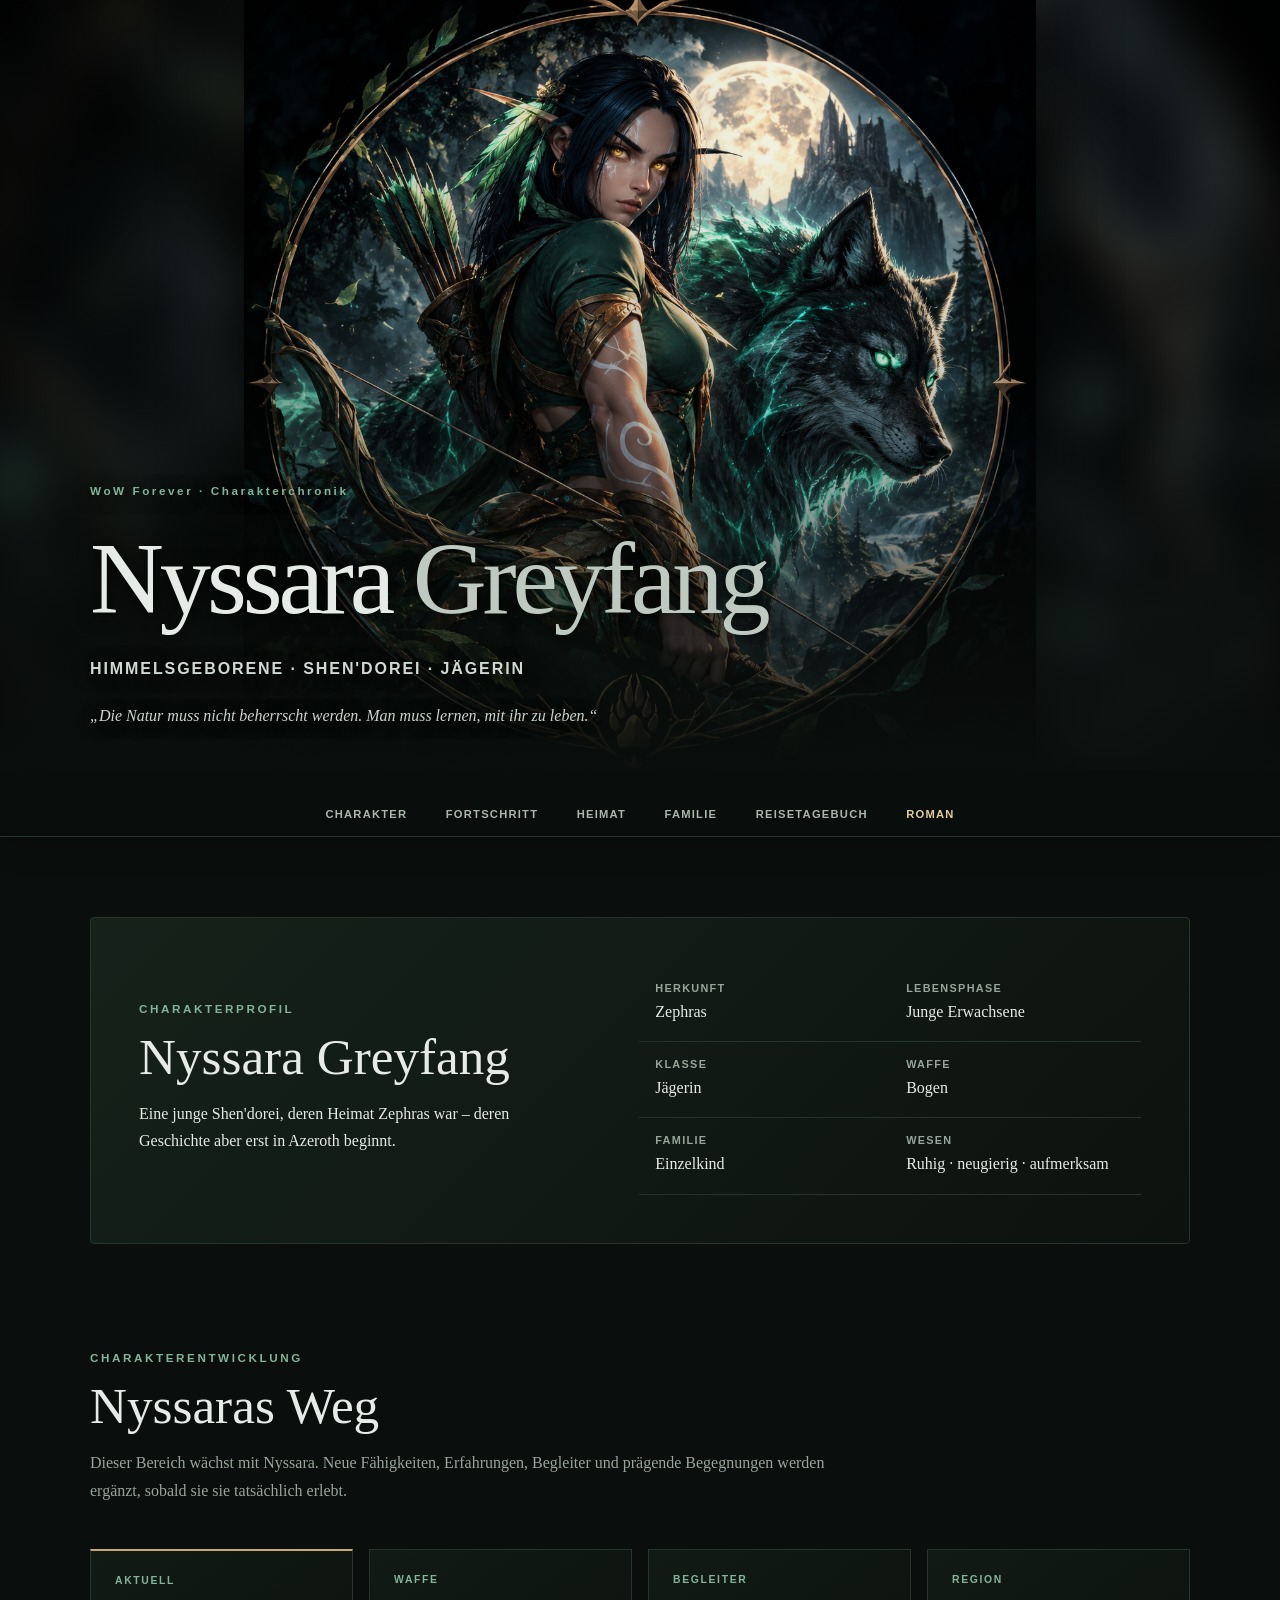
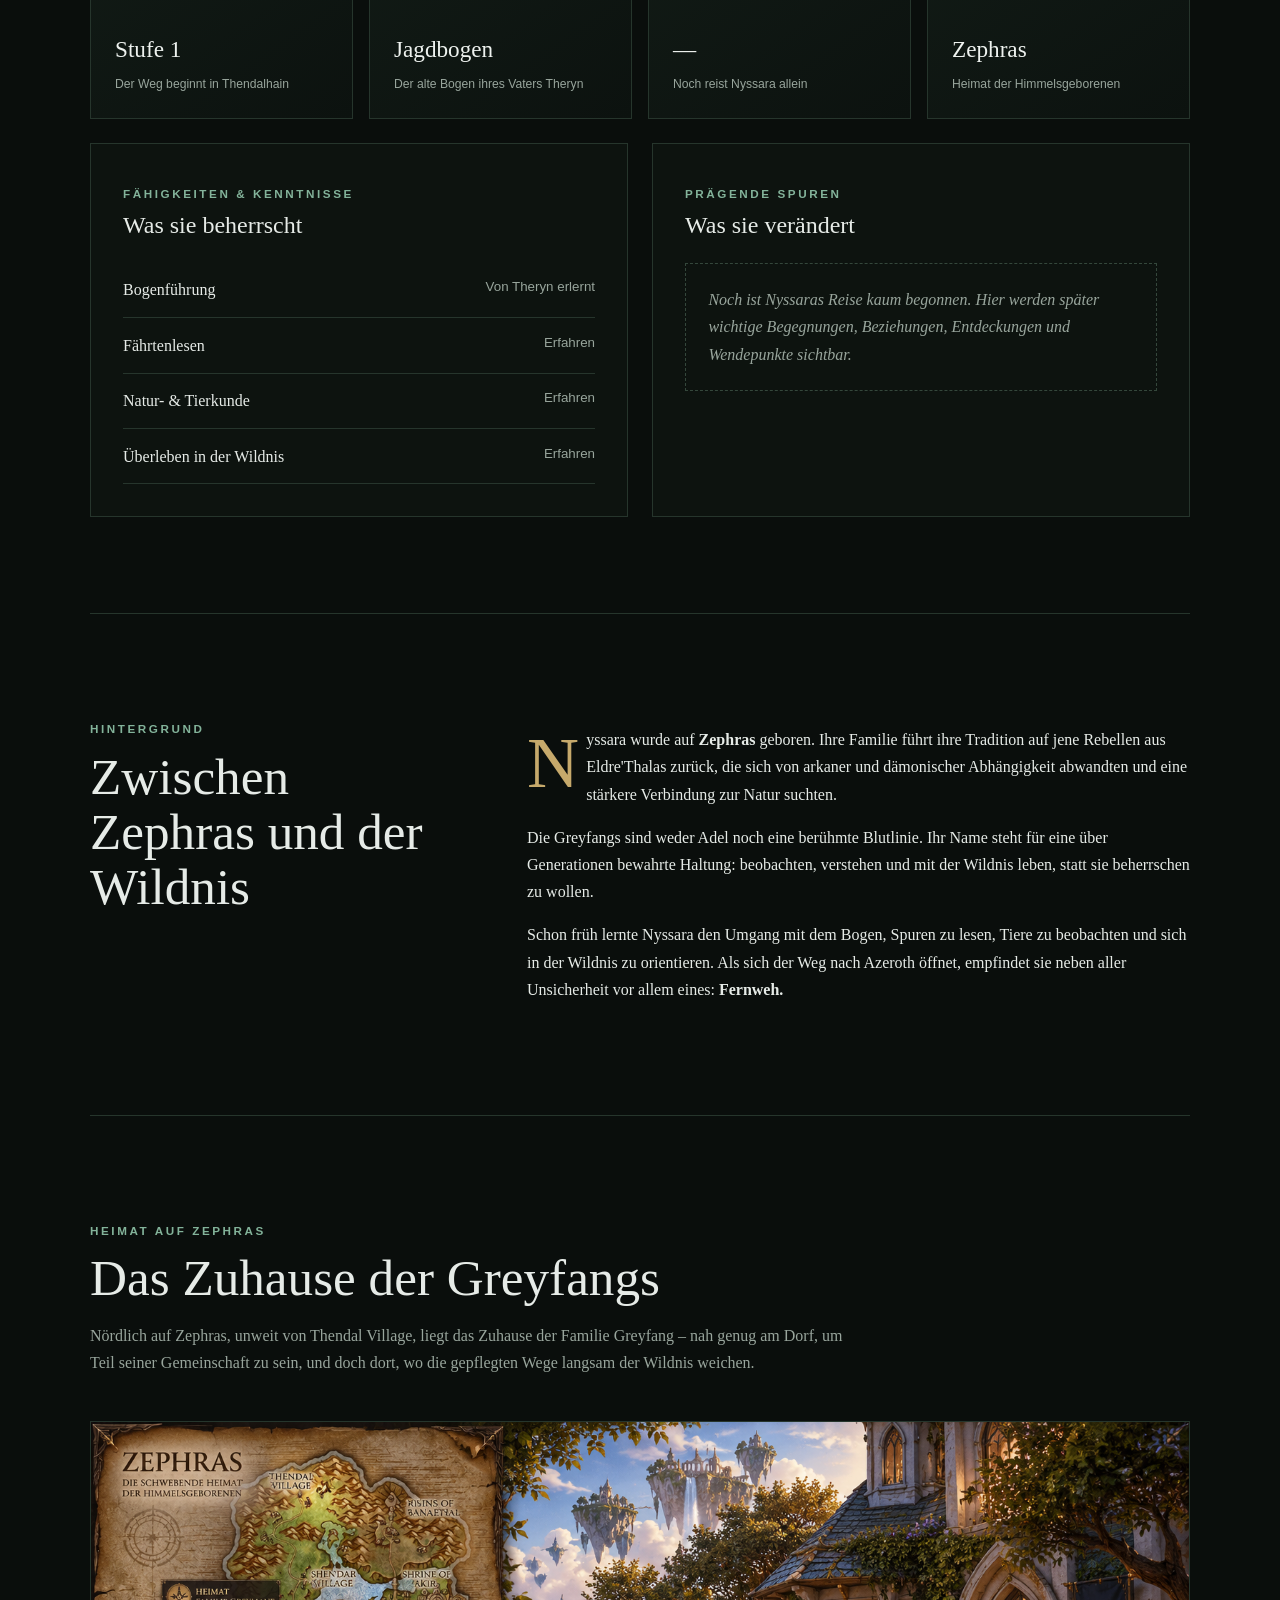
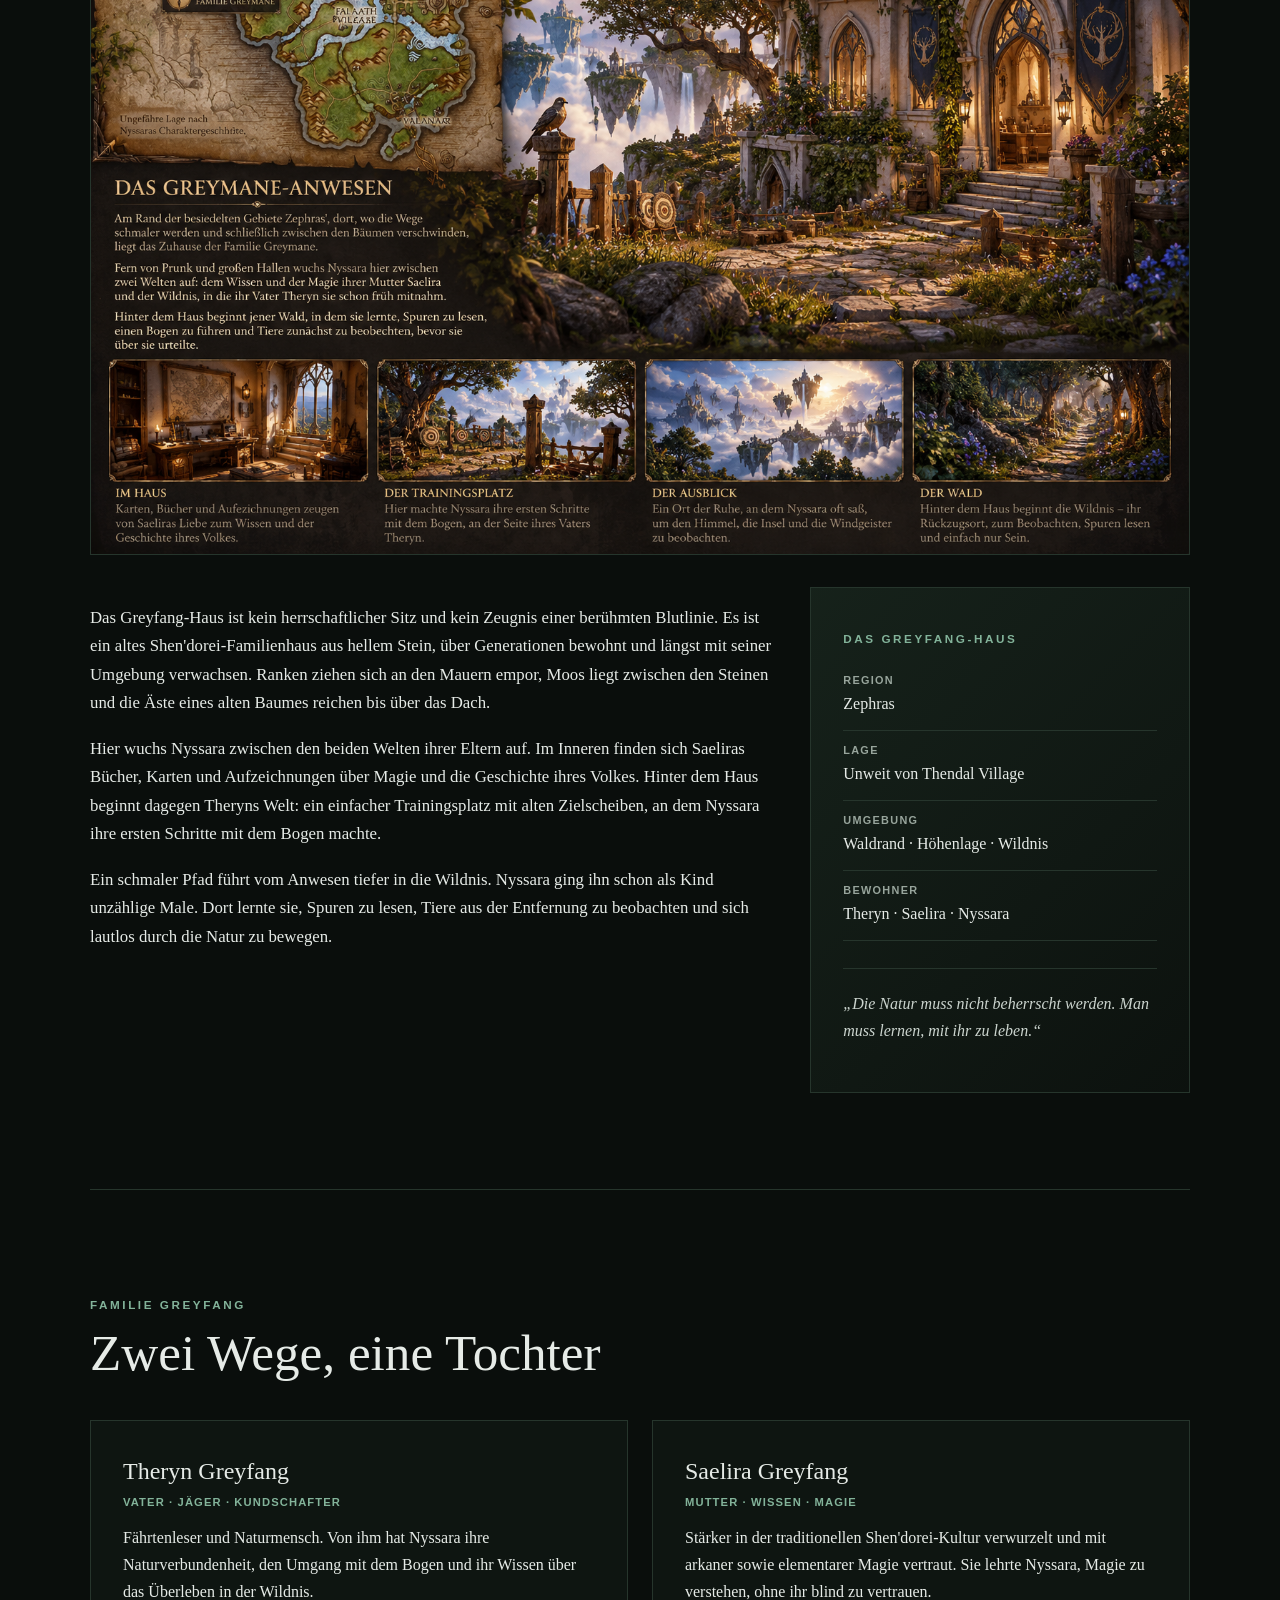
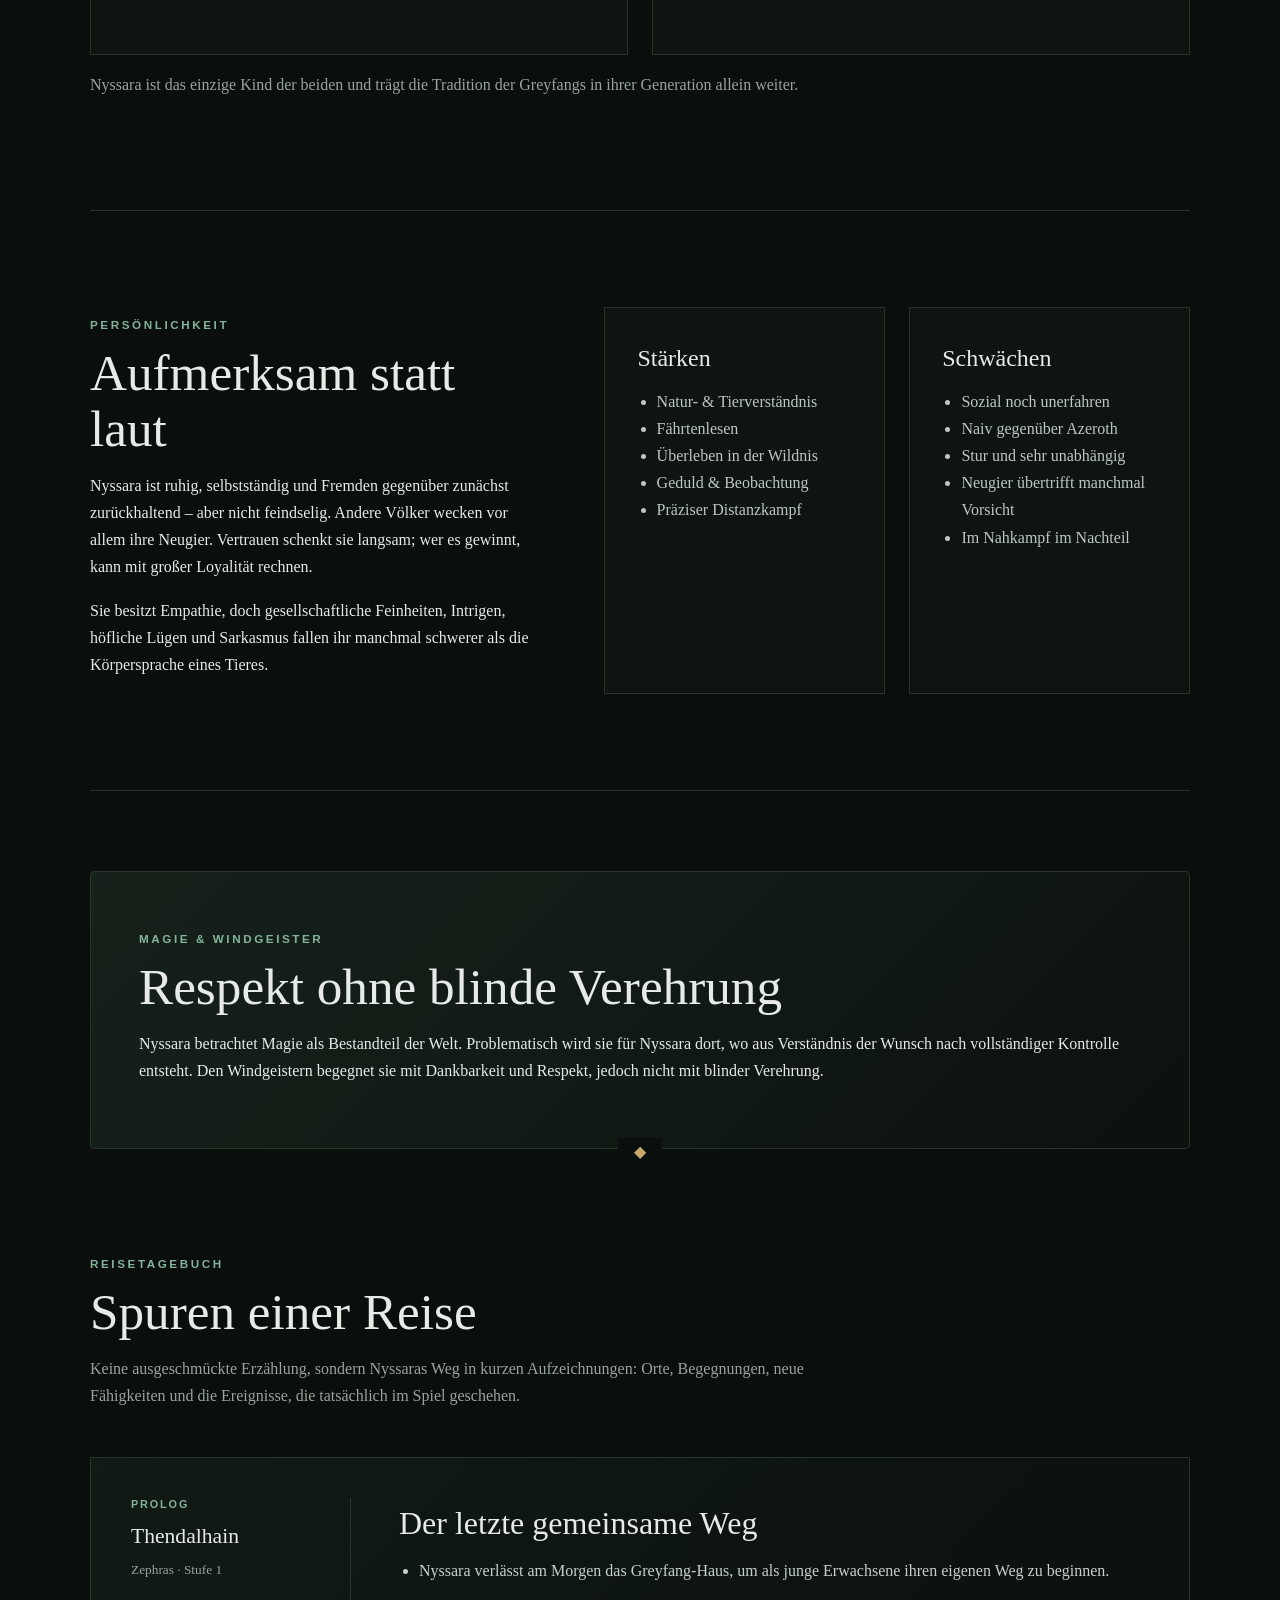
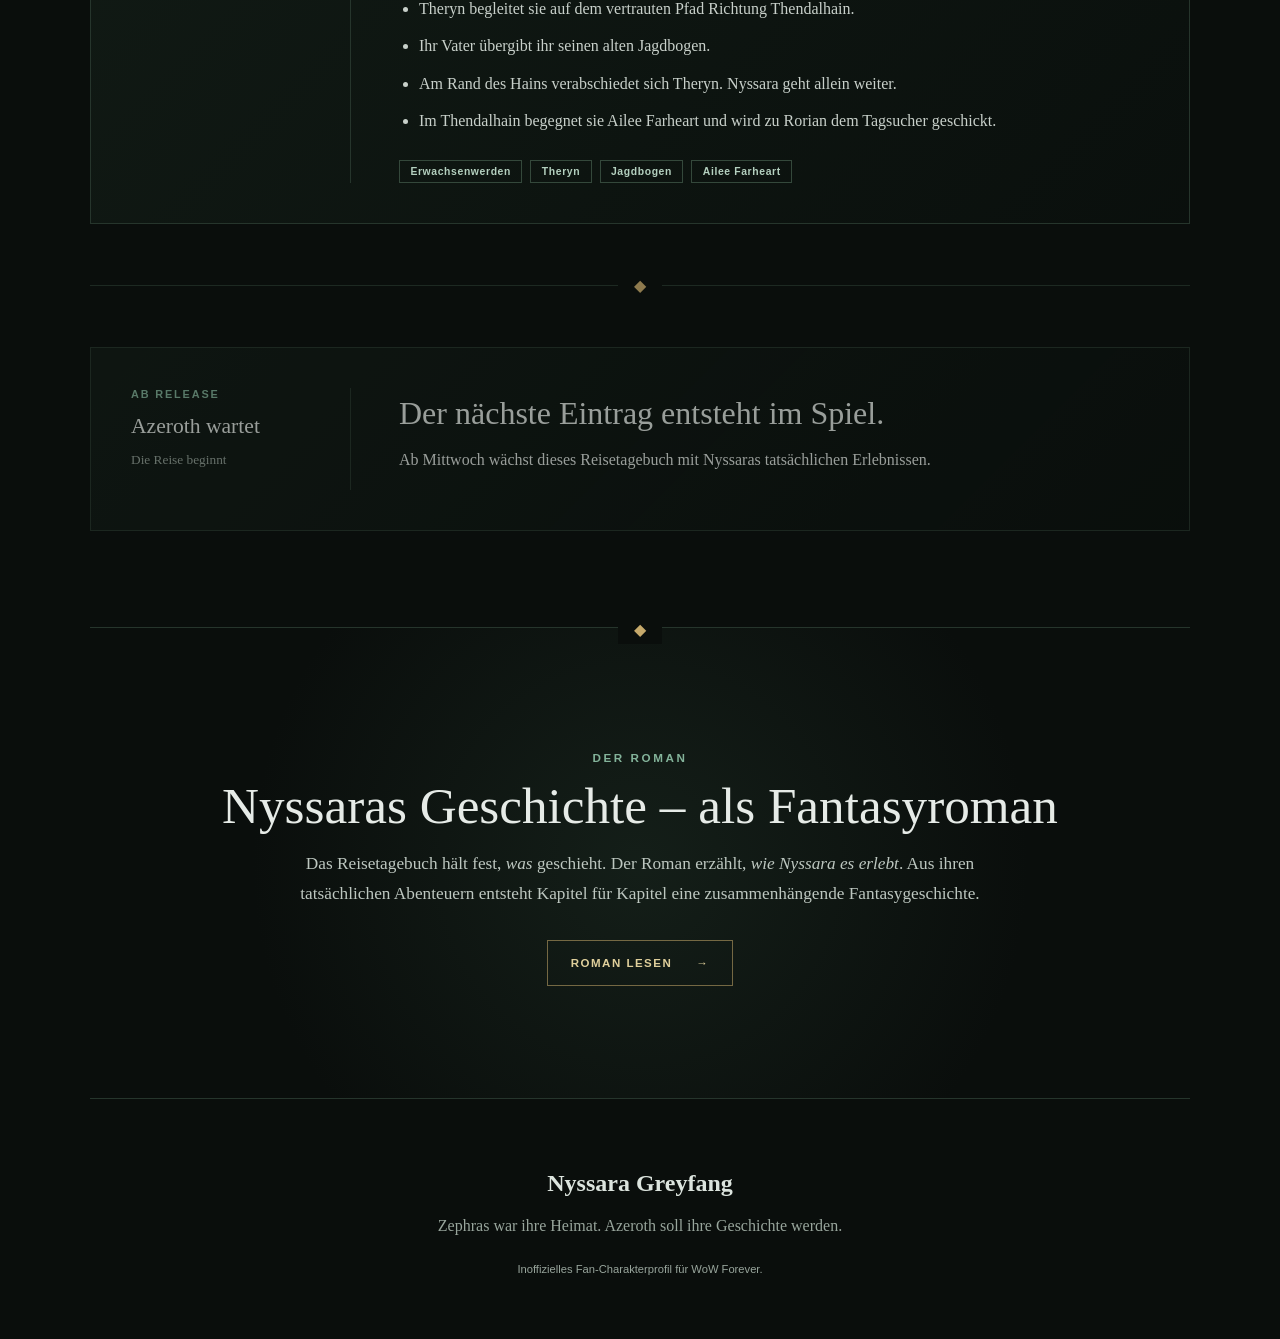
<file: index.html>
<!doctype html>
<html lang="de">
<head>
<meta charset="utf-8"><meta name="viewport" content="width=device-width,initial-scale=1">
<meta name="description" content="Nyssara Greyfang – Charakterprofil, Reisetagebuch und fortlaufende Fantasygeschichte aus WoW Forever.">
<title>Nyssara Greyfang · Charakterchronik</title>
<link rel="stylesheet" href="style.css">
</head>
<body>
<header class="hero">
  <div class="hero-backdrop" aria-hidden="true"></div>
  <img src="assets/nyssara-greymane.png" alt="Nyssara Greyfang mit Bogen und Schattenwolf">
  <div class="veil"></div>
  <div class="hero-copy">
    <p class="eyebrow">WoW Forever · Charakterchronik</p>
    <h1>Nyssara <span>Greyfang</span></h1>
    <p class="lead">Himmelsgeborene · Shen'dorei · Jägerin</p>
    <blockquote>„Die Natur muss nicht beherrscht werden. Man muss lernen, mit ihr zu leben.“</blockquote>
  </div>
</header>

<nav class="main-nav"><a href="#profil">Charakter</a><a href="#fortschritt">Fortschritt</a><a href="#heimat">Heimat</a><a href="#familie">Familie</a><a href="#reisetagebuch">Reisetagebuch</a><a class="nav-novel" href="roman.html">Roman</a></nav>

<main>
<section id="profil" class="panel profile">
  <div><p class="kicker">CHARAKTERPROFIL</p><h2>Nyssara Greyfang</h2><p>Eine junge Shen'dorei, deren Heimat Zephras war – deren Geschichte aber erst in Azeroth beginnt.</p></div>
  <dl><div><dt>Herkunft</dt><dd>Zephras</dd></div><div><dt>Lebensphase</dt><dd>Junge Erwachsene</dd></div><div><dt>Klasse</dt><dd>Jägerin</dd></div><div><dt>Waffe</dt><dd>Bogen</dd></div><div><dt>Familie</dt><dd>Einzelkind</dd></div><div><dt>Wesen</dt><dd>Ruhig · neugierig · aufmerksam</dd></div></dl>
</section>

<section id="fortschritt" class="progress-section">
  <div class="section-heading"><p class="kicker">CHARAKTERENTWICKLUNG</p><h2>Nyssaras Weg</h2><p class="intro">Dieser Bereich wächst mit Nyssara. Neue Fähigkeiten, Erfahrungen, Begleiter und prägende Begegnungen werden ergänzt, sobald sie sie tatsächlich erlebt.</p></div>
  <div class="status-grid">
    <article class="status-card primary-status"><span class="status-label">AKTUELL</span><strong>Stufe 1</strong><small>Der Weg beginnt in Thendalhain</small></article>
    <article class="status-card"><span class="status-label">WAFFE</span><strong>Jagdbogen</strong><small>Der alte Bogen ihres Vaters Theryn</small></article>
    <article class="status-card"><span class="status-label">BEGLEITER</span><strong>—</strong><small>Noch reist Nyssara allein</small></article>
    <article class="status-card"><span class="status-label">REGION</span><strong>Zephras</strong><small>Heimat der Himmelsgeborenen</small></article>
  </div>
  <div class="growth-grid">
    <article class="growth-card"><p class="kicker">FÄHIGKEITEN & KENNTNISSE</p><h3>Was sie beherrscht</h3><ul class="skill-list"><li><span>Bogenführung</span><small>Von Theryn erlernt</small></li><li><span>Fährtenlesen</span><small>Erfahren</small></li><li><span>Natur- & Tierkunde</span><small>Erfahren</small></li><li><span>Überleben in der Wildnis</span><small>Erfahren</small></li></ul></article>
    <article class="growth-card"><p class="kicker">PRÄGENDE SPUREN</p><h3>Was sie verändert</h3><div class="empty-state">Noch ist Nyssaras Reise kaum begonnen. Hier werden später wichtige Begegnungen, Beziehungen, Entdeckungen und Wendepunkte sichtbar.</div></article>
  </div>
</section>

<section id="geschichte" class="split">
  <div><p class="kicker">HINTERGRUND</p><h2>Zwischen Zephras und der Wildnis</h2></div>
  <div class="prose"><p>Nyssara wurde auf <strong>Zephras</strong> geboren. Ihre Familie führt ihre Tradition auf jene Rebellen aus Eldre'Thalas zurück, die sich von arkaner und dämonischer Abhängigkeit abwandten und eine stärkere Verbindung zur Natur suchten.</p><p>Die Greyfangs sind weder Adel noch eine berühmte Blutlinie. Ihr Name steht für eine über Generationen bewahrte Haltung: beobachten, verstehen und mit der Wildnis leben, statt sie beherrschen zu wollen.</p><p>Schon früh lernte Nyssara den Umgang mit dem Bogen, Spuren zu lesen, Tiere zu beobachten und sich in der Wildnis zu orientieren. Als sich der Weg nach Azeroth öffnet, empfindet sie neben aller Unsicherheit vor allem eines: <strong>Fernweh.</strong></p></div>
</section>

<section id="heimat" class="homeland">
  <div class="homeland-heading"><p class="kicker">HEIMAT AUF ZEPHRAS</p><h2>Das Zuhause der Greyfangs</h2><p class="intro">Nördlich auf Zephras, unweit von Thendal Village, liegt das Zuhause der Familie Greyfang – nah genug am Dorf, um Teil seiner Gemeinschaft zu sein, und doch dort, wo die gepflegten Wege langsam der Wildnis weichen.</p></div>
  <figure class="home-hero home-collage"><img src="assets/greymane-heimat.png" alt="Das Zuhause der Familie Greyfang auf Zephras mit Karte, Haus, Trainingsplatz und angrenzendem Wald"></figure>
  <div class="home-grid"><div class="home-story"><p>Das Greyfang-Haus ist kein herrschaftlicher Sitz und kein Zeugnis einer berühmten Blutlinie. Es ist ein altes Shen'dorei-Familienhaus aus hellem Stein, über Generationen bewohnt und längst mit seiner Umgebung verwachsen. Ranken ziehen sich an den Mauern empor, Moos liegt zwischen den Steinen und die Äste eines alten Baumes reichen bis über das Dach.</p><p>Hier wuchs Nyssara zwischen den beiden Welten ihrer Eltern auf. Im Inneren finden sich Saeliras Bücher, Karten und Aufzeichnungen über Magie und die Geschichte ihres Volkes. Hinter dem Haus beginnt dagegen Theryns Welt: ein einfacher Trainingsplatz mit alten Zielscheiben, an dem Nyssara ihre ersten Schritte mit dem Bogen machte.</p><p>Ein schmaler Pfad führt vom Anwesen tiefer in die Wildnis. Nyssara ging ihn schon als Kind unzählige Male. Dort lernte sie, Spuren zu lesen, Tiere aus der Entfernung zu beobachten und sich lautlos durch die Natur zu bewegen.</p></div><aside class="home-details"><p class="kicker">DAS GREYFANG-HAUS</p><dl><div><dt>Region</dt><dd>Zephras</dd></div><div><dt>Lage</dt><dd>Unweit von Thendal Village</dd></div><div><dt>Umgebung</dt><dd>Waldrand · Höhenlage · Wildnis</dd></div><div><dt>Bewohner</dt><dd>Theryn · Saelira · Nyssara</dd></div></dl><p class="home-quote">„Die Natur muss nicht beherrscht werden. Man muss lernen, mit ihr zu leben.“</p></aside></div>
</section>

<section id="familie"><p class="kicker">FAMILIE GREYFANG</p><h2>Zwei Wege, eine Tochter</h2><div class="cards"><article><h3>Theryn Greyfang</h3><p class="tag">Vater · Jäger · Kundschafter</p><p>Fährtenleser und Naturmensch. Von ihm hat Nyssara ihre Naturverbundenheit, den Umgang mit dem Bogen und ihr Wissen über das Überleben in der Wildnis.</p></article><article><h3>Saelira Greyfang</h3><p class="tag">Mutter · Wissen · Magie</p><p>Stärker in der traditionellen Shen'dorei-Kultur verwurzelt und mit arkaner sowie elementarer Magie vertraut. Sie lehrte Nyssara, Magie zu verstehen, ohne ihr blind zu vertrauen.</p></article></div><p class="note">Nyssara ist das einzige Kind der beiden und trägt die Tradition der Greyfangs in ihrer Generation allein weiter.</p></section>

<section id="charakter" class="traits"><div><p class="kicker">PERSÖNLICHKEIT</p><h2>Aufmerksam statt laut</h2><p>Nyssara ist ruhig, selbstständig und Fremden gegenüber zunächst zurückhaltend – aber nicht feindselig. Andere Völker wecken vor allem ihre Neugier. Vertrauen schenkt sie langsam; wer es gewinnt, kann mit großer Loyalität rechnen.</p><p>Sie besitzt Empathie, doch gesellschaftliche Feinheiten, Intrigen, höfliche Lügen und Sarkasmus fallen ihr manchmal schwerer als die Körpersprache eines Tieres.</p></div><div class="columns"><div><h3>Stärken</h3><ul><li>Natur- & Tierverständnis</li><li>Fährtenlesen</li><li>Überleben in der Wildnis</li><li>Geduld & Beobachtung</li><li>Präziser Distanzkampf</li></ul></div><div><h3>Schwächen</h3><ul><li>Sozial noch unerfahren</li><li>Naiv gegenüber Azeroth</li><li>Stur und sehr unabhängig</li><li>Neugier übertrifft manchmal Vorsicht</li><li>Im Nahkampf im Nachteil</li></ul></div></div></section>

<section class="panel"><p class="kicker">MAGIE & WINDGEISTER</p><h2>Respekt ohne blinde Verehrung</h2><p>Nyssara betrachtet Magie als Bestandteil der Welt. Problematisch wird sie für Nyssara dort, wo aus Verständnis der Wunsch nach vollständiger Kontrolle entsteht. Den Windgeistern begegnet sie mit Dankbarkeit und Respekt, jedoch nicht mit blinder Verehrung.</p></section>

<section id="reisetagebuch" class="travel-log">
  <div class="section-heading"><p class="kicker">REISETAGEBUCH</p><h2>Spuren einer Reise</h2><p class="intro">Keine ausgeschmückte Erzählung, sondern Nyssaras Weg in kurzen Aufzeichnungen: Orte, Begegnungen, neue Fähigkeiten und die Ereignisse, die tatsächlich im Spiel geschehen.</p></div>
  <div class="travel-entry">
    <aside class="travel-meta"><span>PROLOG</span><strong>Thendalhain</strong><small>Zephras · Stufe 1</small></aside>
    <div class="travel-notes"><h3>Der letzte gemeinsame Weg</h3><ul><li>Nyssara verlässt am Morgen das Greyfang-Haus, um als junge Erwachsene ihren eigenen Weg zu beginnen.</li><li>Theryn begleitet sie auf dem vertrauten Pfad Richtung Thendalhain.</li><li>Ihr Vater übergibt ihr seinen alten Jagdbogen.</li><li>Am Rand des Hains verabschiedet sich Theryn. Nyssara geht allein weiter.</li><li>Im Thendalhain begegnet sie Ailee Farheart und wird zu Rorian dem Tagsucher geschickt.</li></ul><div class="travel-tags"><span>Erwachsenwerden</span><span>Theryn</span><span>Jagdbogen</span><span>Ailee Farheart</span></div></div>
  </div>
  <div class="travel-divider"><span>◆</span></div>
  <div class="travel-entry future-entry"><aside class="travel-meta"><span>AB RELEASE</span><strong>Azeroth wartet</strong><small>Die Reise beginnt</small></aside><div class="travel-notes"><h3>Der nächste Eintrag entsteht im Spiel.</h3><p>Ab Mittwoch wächst dieses Reisetagebuch mit Nyssaras tatsächlichen Erlebnissen.</p></div></div>
</section>

<section class="novel-teaser">
  <p class="kicker">DER ROMAN</p><h2>Nyssaras Geschichte – als Fantasyroman</h2><p>Das Reisetagebuch hält fest, <em>was</em> geschieht. Der Roman erzählt, <em>wie Nyssara es erlebt</em>. Aus ihren tatsächlichen Abenteuern entsteht Kapitel für Kapitel eine zusammenhängende Fantasygeschichte.</p><a class="novel-button" href="roman.html">Roman lesen <span>→</span></a>
</section>
</main>
<footer><strong>Nyssara Greyfang</strong><span>Zephras war ihre Heimat. Azeroth soll ihre Geschichte werden.</span><small>Inoffizielles Fan-Charakterprofil für WoW Forever.</small></footer>
</body></html>
</file>
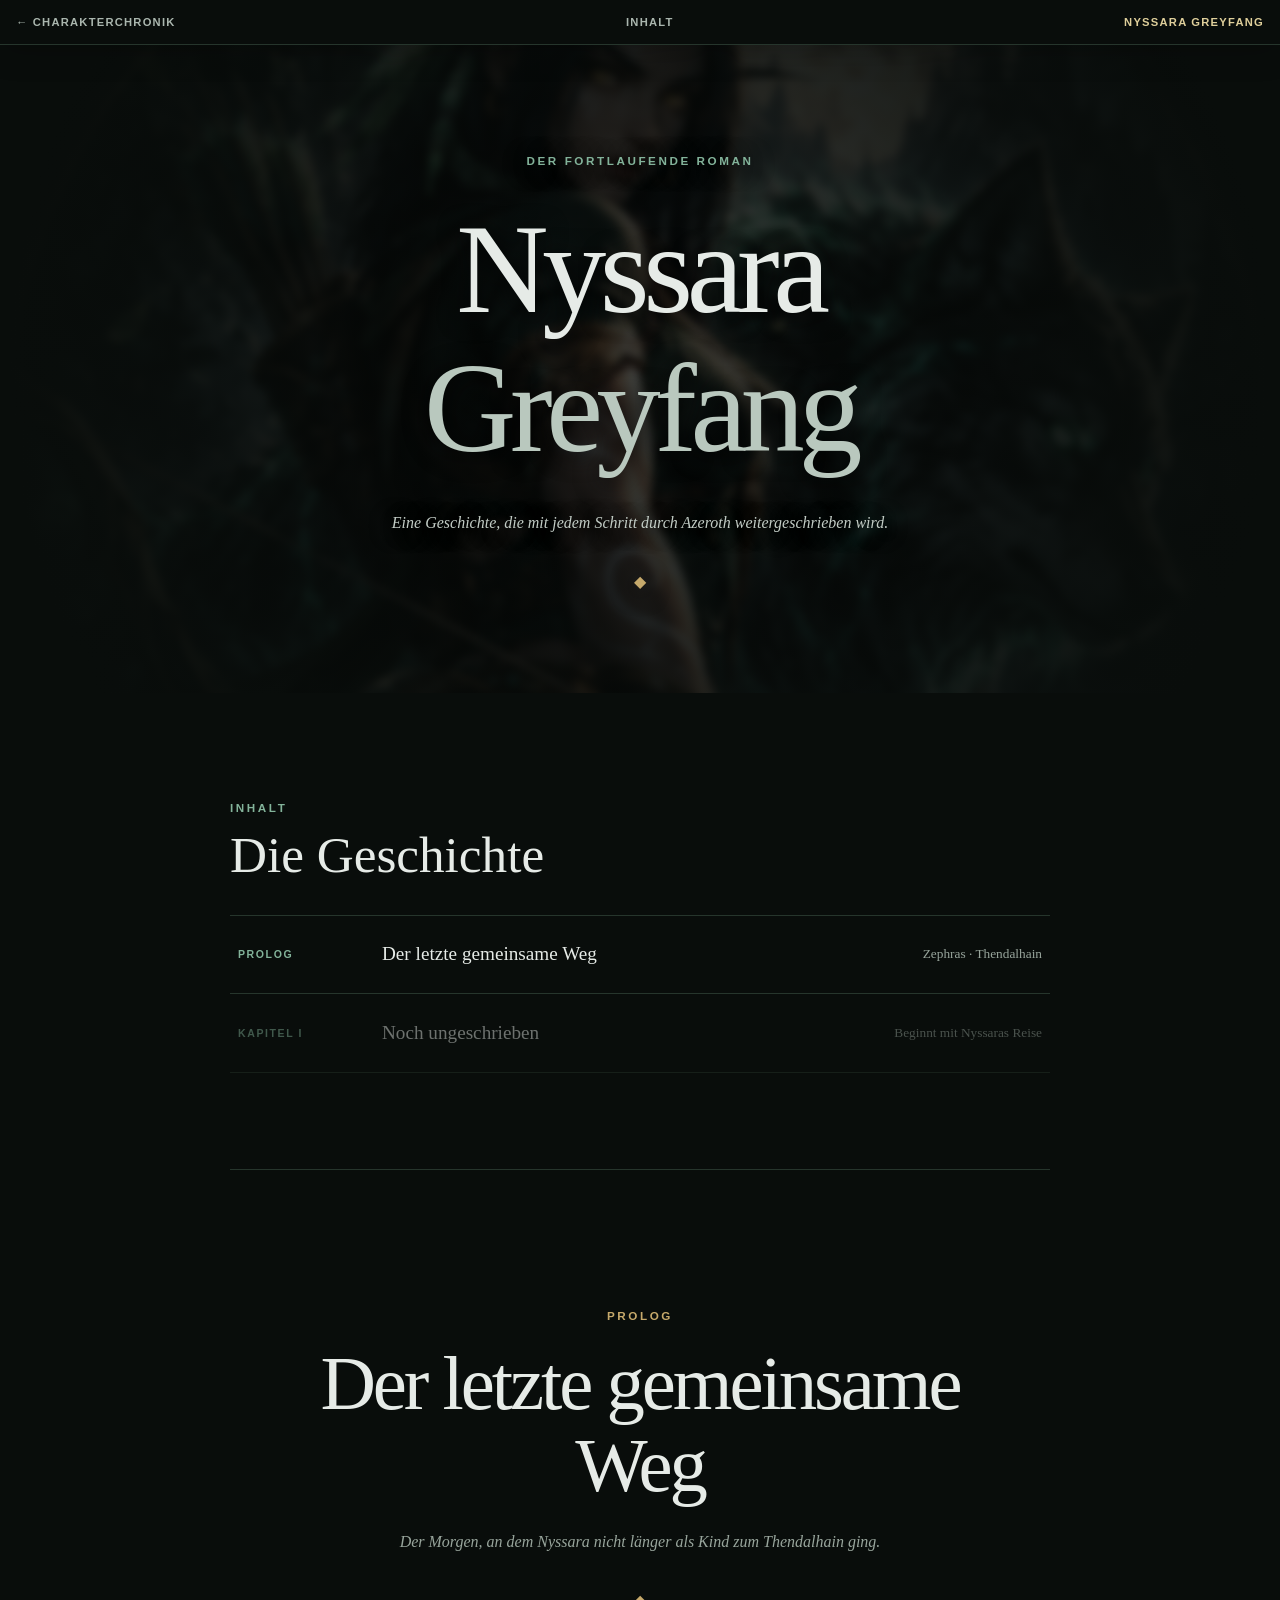
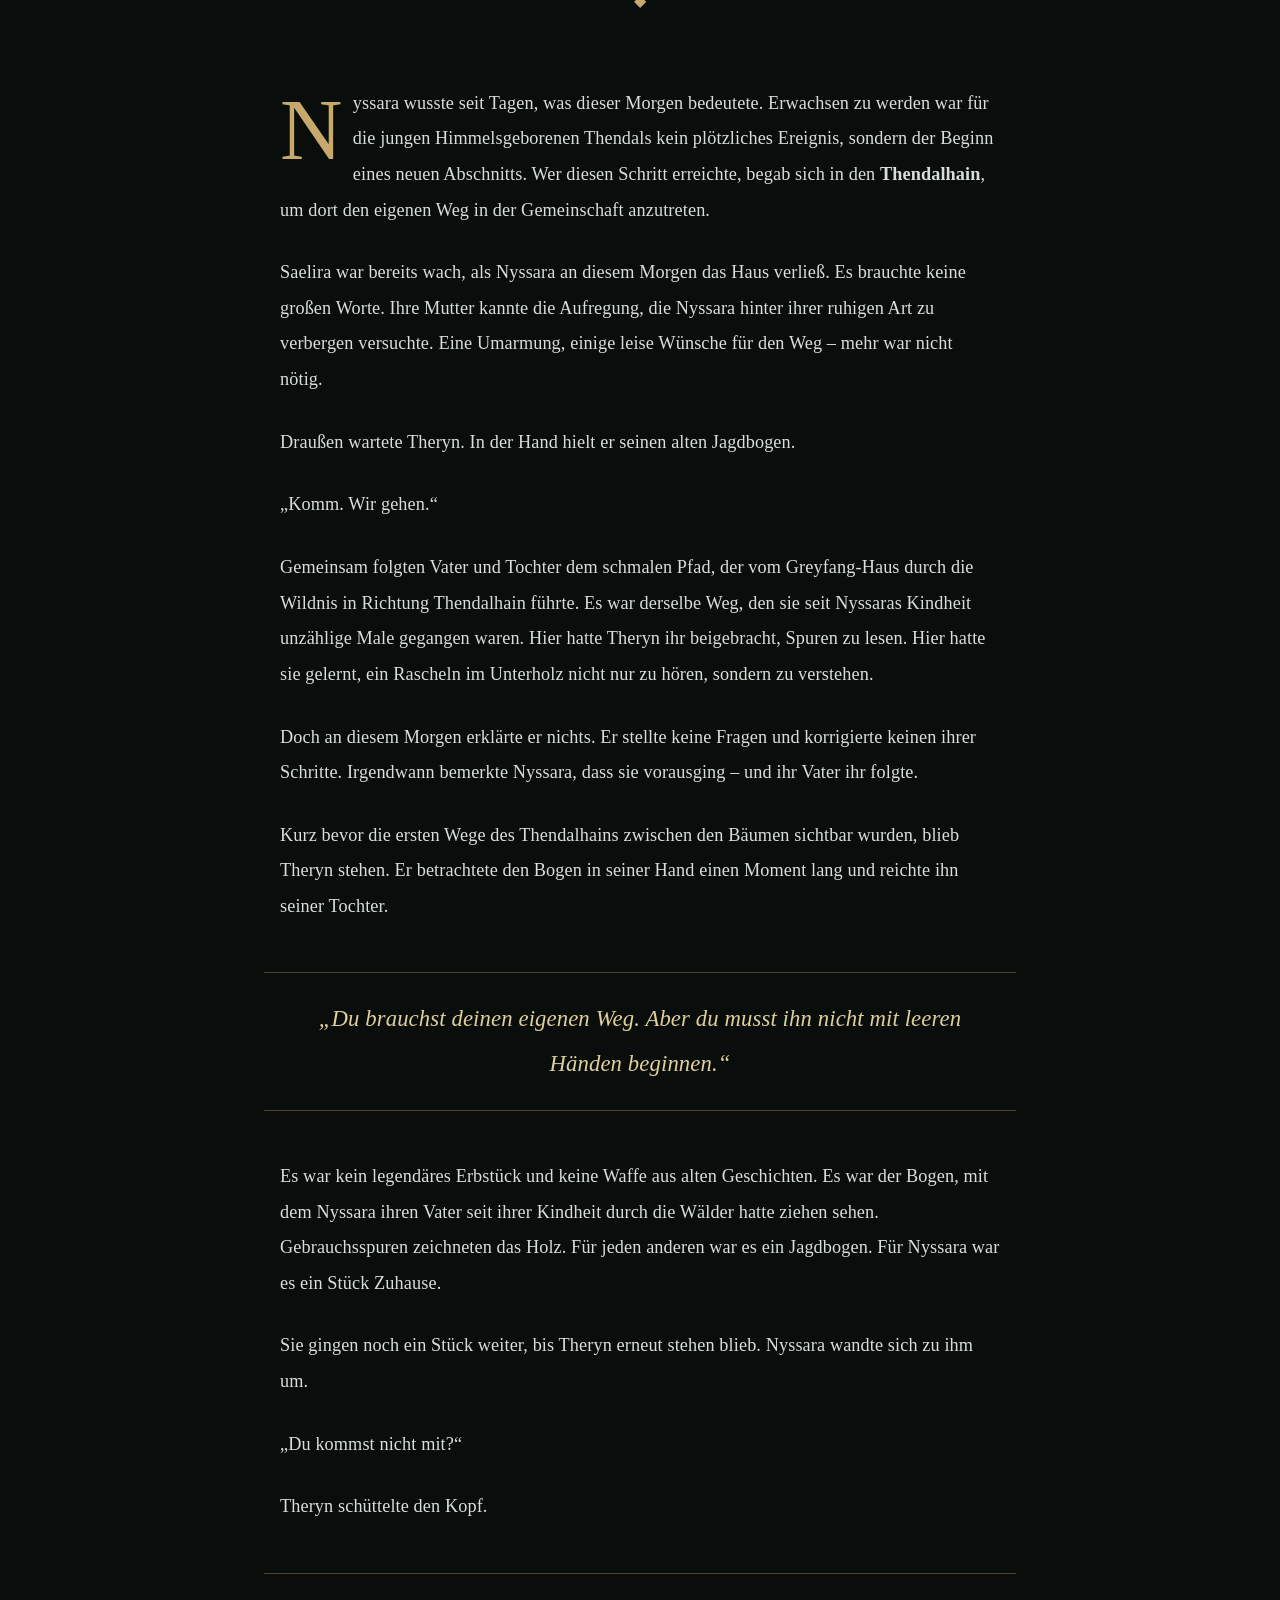
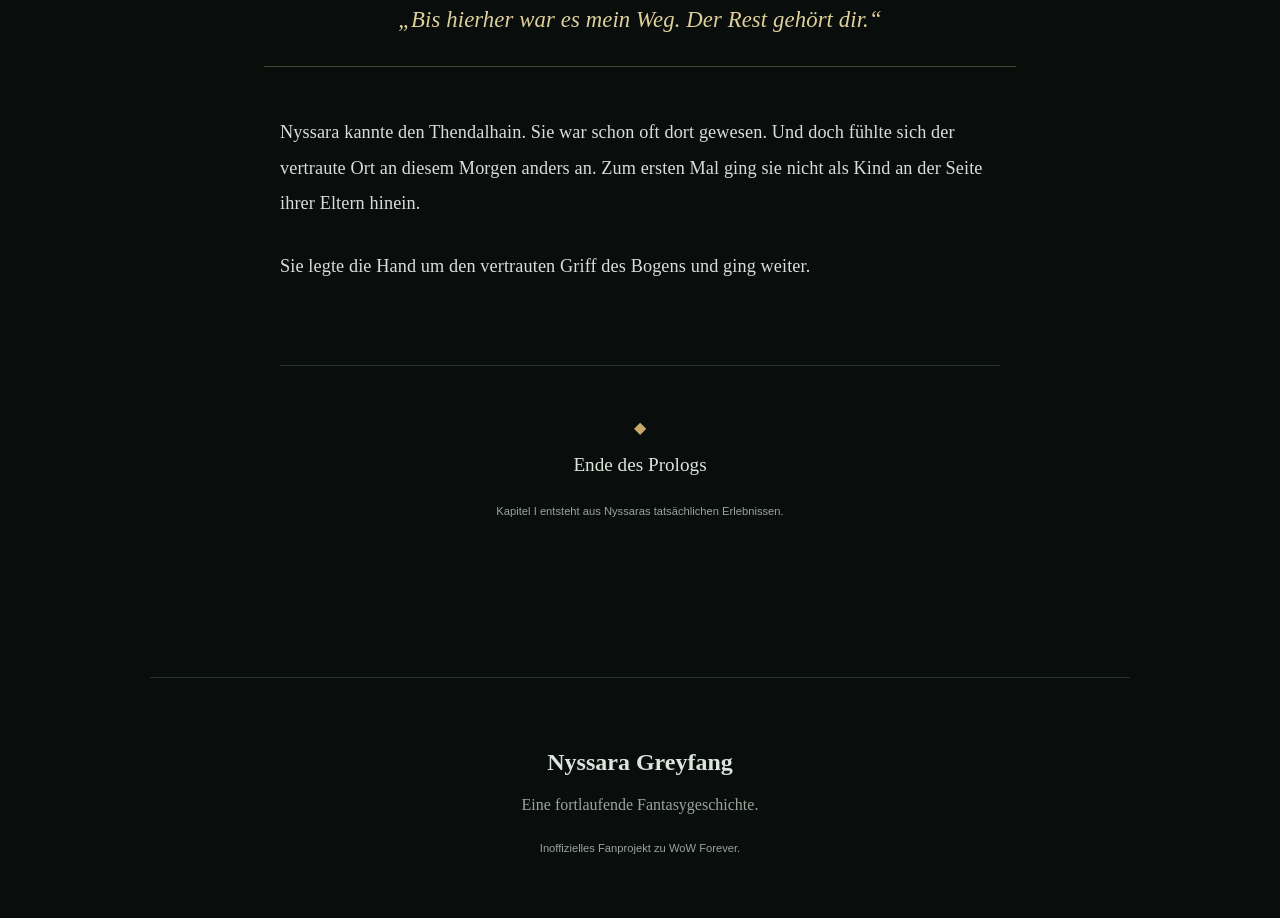
<file: roman.html>
<!doctype html>
<html lang="de">
<head>
<meta charset="utf-8"><meta name="viewport" content="width=device-width,initial-scale=1">
<meta name="description" content="Der fortlaufende Fantasyroman über Nyssara Greyfang.">
<title>Der Roman · Nyssara Greyfang</title>
<link rel="stylesheet" href="style.css">
</head>
<body class="novel-page">
<nav class="novel-nav"><a href="index.html">← Charakterchronik</a><a href="#inhalt">Inhalt</a><span>Nyssara Greyfang</span></nav>
<header class="novel-cover">
  <div class="novel-cover-image"></div><div class="novel-cover-veil"></div>
  <div class="novel-cover-copy"><p class="kicker">DER FORTLAUFENDE ROMAN</p><h1>Nyssara<br><span>Greyfang</span></h1><p>Eine Geschichte, die mit jedem Schritt durch Azeroth weitergeschrieben wird.</p><div class="novel-mark">◆</div></div>
</header>
<main class="novel-main">
<section id="inhalt" class="novel-toc"><p class="kicker">INHALT</p><h2>Die Geschichte</h2><div class="novel-toc-list"><a href="#prolog"><span>PROLOG</span><strong>Der letzte gemeinsame Weg</strong><small>Zephras · Thendalhain</small></a><div class="locked-chapter"><span>KAPITEL I</span><strong>Noch ungeschrieben</strong><small>Beginnt mit Nyssaras Reise</small></div></div></section>
<section id="prolog" class="novel-chapter">
  <header class="chapter-heading"><p class="kicker">PROLOG</p><h2>Der letzte gemeinsame Weg</h2><p>Der Morgen, an dem Nyssara nicht länger als Kind zum Thendalhain ging.</p><div class="chapter-ornament">◆</div></header>
  <article class="novel-text">
    <p>Nyssara wusste seit Tagen, was dieser Morgen bedeutete. Erwachsen zu werden war für die jungen Himmelsgeborenen Thendals kein plötzliches Ereignis, sondern der Beginn eines neuen Abschnitts. Wer diesen Schritt erreichte, begab sich in den <strong>Thendalhain</strong>, um dort den eigenen Weg in der Gemeinschaft anzutreten.</p>
    <p>Saelira war bereits wach, als Nyssara an diesem Morgen das Haus verließ. Es brauchte keine großen Worte. Ihre Mutter kannte die Aufregung, die Nyssara hinter ihrer ruhigen Art zu verbergen versuchte. Eine Umarmung, einige leise Wünsche für den Weg – mehr war nicht nötig.</p>
    <p>Draußen wartete Theryn. In der Hand hielt er seinen alten Jagdbogen.</p>
    <p>„Komm. Wir gehen.“</p>
    <p>Gemeinsam folgten Vater und Tochter dem schmalen Pfad, der vom Greyfang-Haus durch die Wildnis in Richtung Thendalhain führte. Es war derselbe Weg, den sie seit Nyssaras Kindheit unzählige Male gegangen waren. Hier hatte Theryn ihr beigebracht, Spuren zu lesen. Hier hatte sie gelernt, ein Rascheln im Unterholz nicht nur zu hören, sondern zu verstehen.</p>
    <p>Doch an diesem Morgen erklärte er nichts. Er stellte keine Fragen und korrigierte keinen ihrer Schritte. Irgendwann bemerkte Nyssara, dass sie vorausging – und ihr Vater ihr folgte.</p>
    <p>Kurz bevor die ersten Wege des Thendalhains zwischen den Bäumen sichtbar wurden, blieb Theryn stehen. Er betrachtete den Bogen in seiner Hand einen Moment lang und reichte ihn seiner Tochter.</p>
    <blockquote>„Du brauchst deinen eigenen Weg. Aber du musst ihn nicht mit leeren Händen beginnen.“</blockquote>
    <p>Es war kein legendäres Erbstück und keine Waffe aus alten Geschichten. Es war der Bogen, mit dem Nyssara ihren Vater seit ihrer Kindheit durch die Wälder hatte ziehen sehen. Gebrauchsspuren zeichneten das Holz. Für jeden anderen war es ein Jagdbogen. Für Nyssara war es ein Stück Zuhause.</p>
    <p>Sie gingen noch ein Stück weiter, bis Theryn erneut stehen blieb. Nyssara wandte sich zu ihm um.</p>
    <p>„Du kommst nicht mit?“</p>
    <p>Theryn schüttelte den Kopf.</p>
    <blockquote>„Bis hierher war es mein Weg. Der Rest gehört dir.“</blockquote>
    <p>Nyssara kannte den Thendalhain. Sie war schon oft dort gewesen. Und doch fühlte sich der vertraute Ort an diesem Morgen anders an. Zum ersten Mal ging sie nicht als Kind an der Seite ihrer Eltern hinein.</p>
    <p>Sie legte die Hand um den vertrauten Griff des Bogens und ging weiter.</p>
  </article>
  <footer class="chapter-end"><span>◆</span><strong>Ende des Prologs</strong><small>Kapitel I entsteht aus Nyssaras tatsächlichen Erlebnissen.</small></footer>
</section>
</main>
<footer><strong>Nyssara Greyfang</strong><span>Eine fortlaufende Fantasygeschichte.</span><small>Inoffizielles Fanprojekt zu WoW Forever.</small></footer>
</body></html>
</file>
<file: style.css>
:root{--bg:#0a0e0c;--panel:#111814;--panel2:#0e1511;--text:#e6ebe7;--muted:#98a59c;--green:#83b39a;--green2:#b4d0bf;--line:#26352c;--gold:#c6a96b;--gold2:#dfcf9b;--reader:#d8ded9}*{box-sizing:border-box}html{scroll-behavior:smooth;scroll-padding-top:4.8rem}body{margin:0;background:radial-gradient(circle at 50% 0,#17251d 0,#0a0e0c 38rem);color:var(--text);font:16px/1.7 Georgia,serif}a{color:inherit}h1,h2,h3{font-weight:400;line-height:1.08;margin:.25em 0}.eyebrow,.kicker{font:700 .73rem/1.2 Arial,sans-serif;letter-spacing:.22em;color:var(--green)}.hero{height:min(88vh,850px);min-height:620px;position:relative;display:grid;place-items:end center;overflow:hidden}.hero-backdrop{position:absolute;inset:-30px;background:url("assets/nyssara-greymane.png") center 36%/cover no-repeat;filter:blur(22px) brightness(.38) saturate(.8);transform:scale(1.08)}.hero img{position:absolute;inset:0;width:100%;height:100%;object-fit:contain;object-position:center;filter:drop-shadow(0 0 38px rgba(0,0,0,.72))}.veil{position:absolute;inset:0;background:linear-gradient(180deg,rgba(3,8,5,.05) 20%,rgba(6,10,8,.25) 55%,#0a0e0c 98%),linear-gradient(90deg,rgba(0,0,0,.25),transparent 60%)}.hero-copy{position:relative;width:min(1100px,90%);padding:0 0 7vh;text-shadow:0 2px 18px #000}.hero h1{font-size:clamp(3.2rem,8vw,7rem);letter-spacing:-.04em}.hero h1 span{color:#bdc9c1}.lead{font:600 1rem Arial,sans-serif;letter-spacing:.12em;text-transform:uppercase;color:#d0d9d3}.hero blockquote{margin:1.5rem 0 0;max-width:650px;font-style:italic;color:#cbd4ce}.main-nav,.novel-nav{position:sticky;top:0;z-index:20;display:flex;justify-content:center;gap:clamp(1rem,3vw,2.6rem);padding:1rem;background:rgba(10,14,12,.94);backdrop-filter:blur(14px);border-bottom:1px solid var(--line);box-shadow:0 8px 30px rgba(0,0,0,.18);font:700 .7rem Arial,sans-serif;letter-spacing:.11em;text-transform:uppercase}.main-nav a,.novel-nav a{text-decoration:none;color:#aab6ae;white-space:nowrap}.main-nav a:hover,.novel-nav a:hover{color:#fff}.main-nav .nav-novel{color:var(--gold2)}main{width:min(1100px,90%);margin:auto}section{padding:6rem 0;border-bottom:1px solid var(--line)}h2{font-size:clamp(2rem,4vw,3.3rem)}h3{font-size:1.5rem}.panel{margin:5rem 0 0;padding:3rem;border:1px solid var(--line);background:linear-gradient(135deg,rgba(24,37,29,.85),rgba(13,19,15,.75));border-radius:4px}.profile{display:grid;grid-template-columns:1fr 1.15fr;gap:4rem;align-items:center}.profile dl{display:grid;grid-template-columns:1fr 1fr;margin:0}.profile dl div{padding:1rem;border-bottom:1px solid var(--line)}dt{font:700 .68rem Arial,sans-serif;letter-spacing:.12em;text-transform:uppercase;color:var(--muted)}dd{margin:.25rem 0 0}.split{display:grid;grid-template-columns:.7fr 1.3fr;gap:5rem}.prose p:first-child:first-letter{float:left;font-size:4.5rem;line-height:.8;padding:.12em .1em 0 0;color:var(--gold)}.cards,.columns{display:grid;grid-template-columns:1fr 1fr;gap:1.5rem;margin-top:2.5rem}.cards article,.columns>div{padding:2rem;border:1px solid var(--line);background:#0e1511}.tag{font:700 .7rem Arial,sans-serif;color:var(--green);letter-spacing:.1em;text-transform:uppercase}.note,.intro{color:var(--muted)}.traits{display:grid;grid-template-columns:1fr 1.3fr;gap:4rem}.columns{margin:0}.columns ul{padding-left:1.2rem;color:#bdc7c0}.homeland-heading,.section-heading{max-width:760px}.home-hero{margin:2.8rem 0 0;border:1px solid var(--line);background:#0e1511;overflow:hidden}.home-hero img{display:block;width:100%;height:auto}.home-grid{display:grid;grid-template-columns:1.45fr .8fr;gap:2rem;margin-top:2rem}.home-story{font-size:1.05rem}.home-details{padding:2rem;border:1px solid var(--line);background:linear-gradient(135deg,rgba(24,37,29,.85),rgba(13,19,15,.75))}.home-details dl div{padding:.8rem 0;border-bottom:1px solid var(--line)}.home-quote{margin-top:1.7rem;padding-top:1.3rem;border-top:1px solid var(--line);color:#cbd4ce;font-style:italic}
/* Fortschritt */.status-grid{display:grid;grid-template-columns:repeat(4,1fr);gap:1rem;margin-top:2.8rem}.status-card{min-height:170px;padding:1.5rem;border:1px solid var(--line);background:linear-gradient(145deg,#111a15,#0c120f);display:flex;flex-direction:column;justify-content:flex-end}.status-card.primary-status{border-top:2px solid var(--gold)}.status-label{font:700 .65rem Arial,sans-serif;letter-spacing:.16em;color:var(--green);margin-bottom:auto}.status-card strong{font-size:1.45rem;font-weight:400;color:#eef2ef}.status-card small{margin-top:.35rem;color:var(--muted);font:400 .76rem/1.5 Arial,sans-serif}.growth-grid{display:grid;grid-template-columns:1fr 1fr;gap:1.5rem;margin-top:1.5rem}.growth-card{padding:2rem;border:1px solid var(--line);background:rgba(14,21,17,.75)}.skill-list{list-style:none;margin:1.5rem 0 0;padding:0}.skill-list li{display:flex;justify-content:space-between;gap:1rem;padding:.85rem 0;border-bottom:1px solid var(--line)}.skill-list small{color:var(--muted);font-family:Arial,sans-serif}.empty-state{margin-top:1.5rem;padding:1.4rem;border:1px dashed #34473b;color:var(--muted);font-style:italic}
/* Reisetagebuch */.travel-log{position:relative}.travel-log:before,.novel-teaser:before{content:"◆";position:absolute;top:-.7rem;left:50%;transform:translateX(-50%);padding:0 1rem;background:var(--bg);color:var(--gold)}.travel-entry{display:grid;grid-template-columns:220px 1fr;gap:3rem;margin-top:3rem;padding:2.5rem;border:1px solid var(--line);background:linear-gradient(135deg,rgba(18,28,22,.85),rgba(10,16,13,.72))}.travel-meta{display:flex;flex-direction:column;border-right:1px solid var(--line);padding-right:2rem}.travel-meta span{font:700 .68rem Arial,sans-serif;letter-spacing:.17em;color:var(--green)}.travel-meta strong{font-size:1.35rem;font-weight:400;margin-top:.5rem}.travel-meta small{color:var(--muted);margin-top:.25rem}.travel-notes h3{font-size:2rem}.travel-notes ul{padding-left:1.25rem}.travel-notes li{margin:.65rem 0;color:#c8d0ca}.travel-tags{display:flex;flex-wrap:wrap;gap:.5rem;margin-top:1.6rem}.travel-tags span{padding:.3rem .65rem;border:1px solid #34483b;font:700 .65rem Arial,sans-serif;letter-spacing:.06em;color:var(--green2)}.travel-divider{display:flex;align-items:center;gap:1rem;color:var(--gold);opacity:.7;margin:3rem 0}.travel-divider:before,.travel-divider:after{content:"";height:1px;flex:1;background:var(--line)}.future-entry{margin-top:0;opacity:.65}.novel-teaser{position:relative;text-align:center;padding:7rem 5%;background:radial-gradient(circle,rgba(35,55,43,.4),transparent 65%)}.novel-teaser p:not(.kicker){max-width:690px;margin:1rem auto 2rem;color:#bdc7c0;font-size:1.08rem}.novel-button{display:inline-flex;gap:1.5rem;align-items:center;padding:1rem 1.4rem;border:1px solid rgba(198,169,107,.55);color:var(--gold2);text-decoration:none;font:700 .72rem Arial,sans-serif;letter-spacing:.13em;text-transform:uppercase}.novel-button:hover{background:rgba(198,169,107,.08)}
/* Roman */.novel-page{background:#090d0b}.novel-nav{justify-content:space-between}.novel-nav span{color:var(--gold2)}.novel-cover{height:72vh;min-height:580px;position:relative;display:grid;place-items:center;text-align:center;overflow:hidden}.novel-cover-image{position:absolute;inset:-25px;background:url("assets/nyssara-greymane.png") center 30%/cover no-repeat;filter:blur(4px) brightness(.3) saturate(.7);transform:scale(1.04)}.novel-cover-veil{position:absolute;inset:0;background:radial-gradient(circle at center,rgba(8,13,10,.2),#090d0b 88%)}.novel-cover-copy{position:relative;width:min(780px,88%);text-shadow:0 3px 25px #000}.novel-cover h1{font-size:clamp(4rem,10vw,8rem);letter-spacing:-.05em}.novel-cover h1 span{color:#b9c8be}.novel-cover-copy>p:not(.kicker){max-width:540px;margin:1.5rem auto;color:#c2ccc5;font-style:italic}.novel-mark{margin-top:2rem;color:var(--gold)}.novel-main{width:min(980px,90%)}.novel-toc{max-width:820px;margin:auto}.novel-toc-list{margin-top:2rem;border-top:1px solid var(--line)}.novel-toc-list>a,.locked-chapter{display:grid;grid-template-columns:120px 1fr auto;align-items:center;gap:1.5rem;padding:1.4rem .5rem;border-bottom:1px solid var(--line);text-decoration:none}.novel-toc-list span{font:700 .66rem Arial,sans-serif;letter-spacing:.15em;color:var(--green)}.novel-toc-list strong{font-weight:400;font-size:1.2rem}.novel-toc-list small{color:var(--muted)}.locked-chapter{opacity:.45}.novel-chapter{padding-top:8rem}.chapter-heading{text-align:center;max-width:720px;margin:0 auto 4.5rem}.chapter-heading .kicker{color:var(--gold)}.chapter-heading h2{font-size:clamp(3rem,6vw,5rem);letter-spacing:-.04em}.chapter-heading>p:not(.kicker){color:var(--muted);font-style:italic}.chapter-ornament{color:var(--gold);margin-top:2rem}.novel-text{max-width:720px;margin:auto;color:var(--reader);font-size:1.14rem;line-height:1.95;letter-spacing:.006em}.novel-text p{margin:0 0 1.7rem}.novel-text p:first-child:first-letter{float:left;font-size:5.4rem;line-height:.75;padding:.14em .12em 0 0;color:var(--gold)}.novel-text blockquote{margin:3rem -1rem;padding:1.5rem 2rem;text-align:center;color:var(--gold2);font-size:1.42rem;font-style:italic;border-top:1px solid rgba(198,169,107,.35);border-bottom:1px solid rgba(198,169,107,.35)}.chapter-end{max-width:720px;margin:5rem auto 0;padding-top:3rem;border-top:1px solid var(--line);display:grid;text-align:center;gap:.5rem;color:var(--muted)}.chapter-end span{color:var(--gold)}.chapter-end strong{color:#dce4de;font-weight:400;font-size:1.2rem}footer{padding:4rem 5%;text-align:center;display:grid;gap:.5rem;color:var(--muted)}footer strong{font-size:1.5rem;color:#dce4de}footer small{font:.7rem Arial,sans-serif;margin-top:1rem}
@media(max-width:800px){.hero{min-height:560px}.hero h1{font-size:3.3rem}.main-nav{justify-content:flex-start;overflow-x:auto}.profile,.split,.traits,.cards,.columns,.home-grid,.growth-grid{grid-template-columns:1fr;gap:1.5rem}.profile dl{grid-template-columns:1fr}.panel{padding:1.7rem}section{padding:4rem 0}.status-grid{grid-template-columns:1fr 1fr}.travel-entry{grid-template-columns:1fr;gap:1.5rem;padding:1.5rem}.travel-meta{border-right:0;border-bottom:1px solid var(--line);padding:0 0 1.2rem}.novel-nav span{display:none}.novel-toc-list>a,.locked-chapter{grid-template-columns:1fr;gap:.3rem}.novel-text{font-size:1.05rem;line-height:1.85}.novel-text blockquote{margin:2.5rem 0}.novel-cover{min-height:520px}}@media(max-width:480px){.status-grid{grid-template-columns:1fr}.skill-list li{display:grid;gap:.2rem}}
</file>
